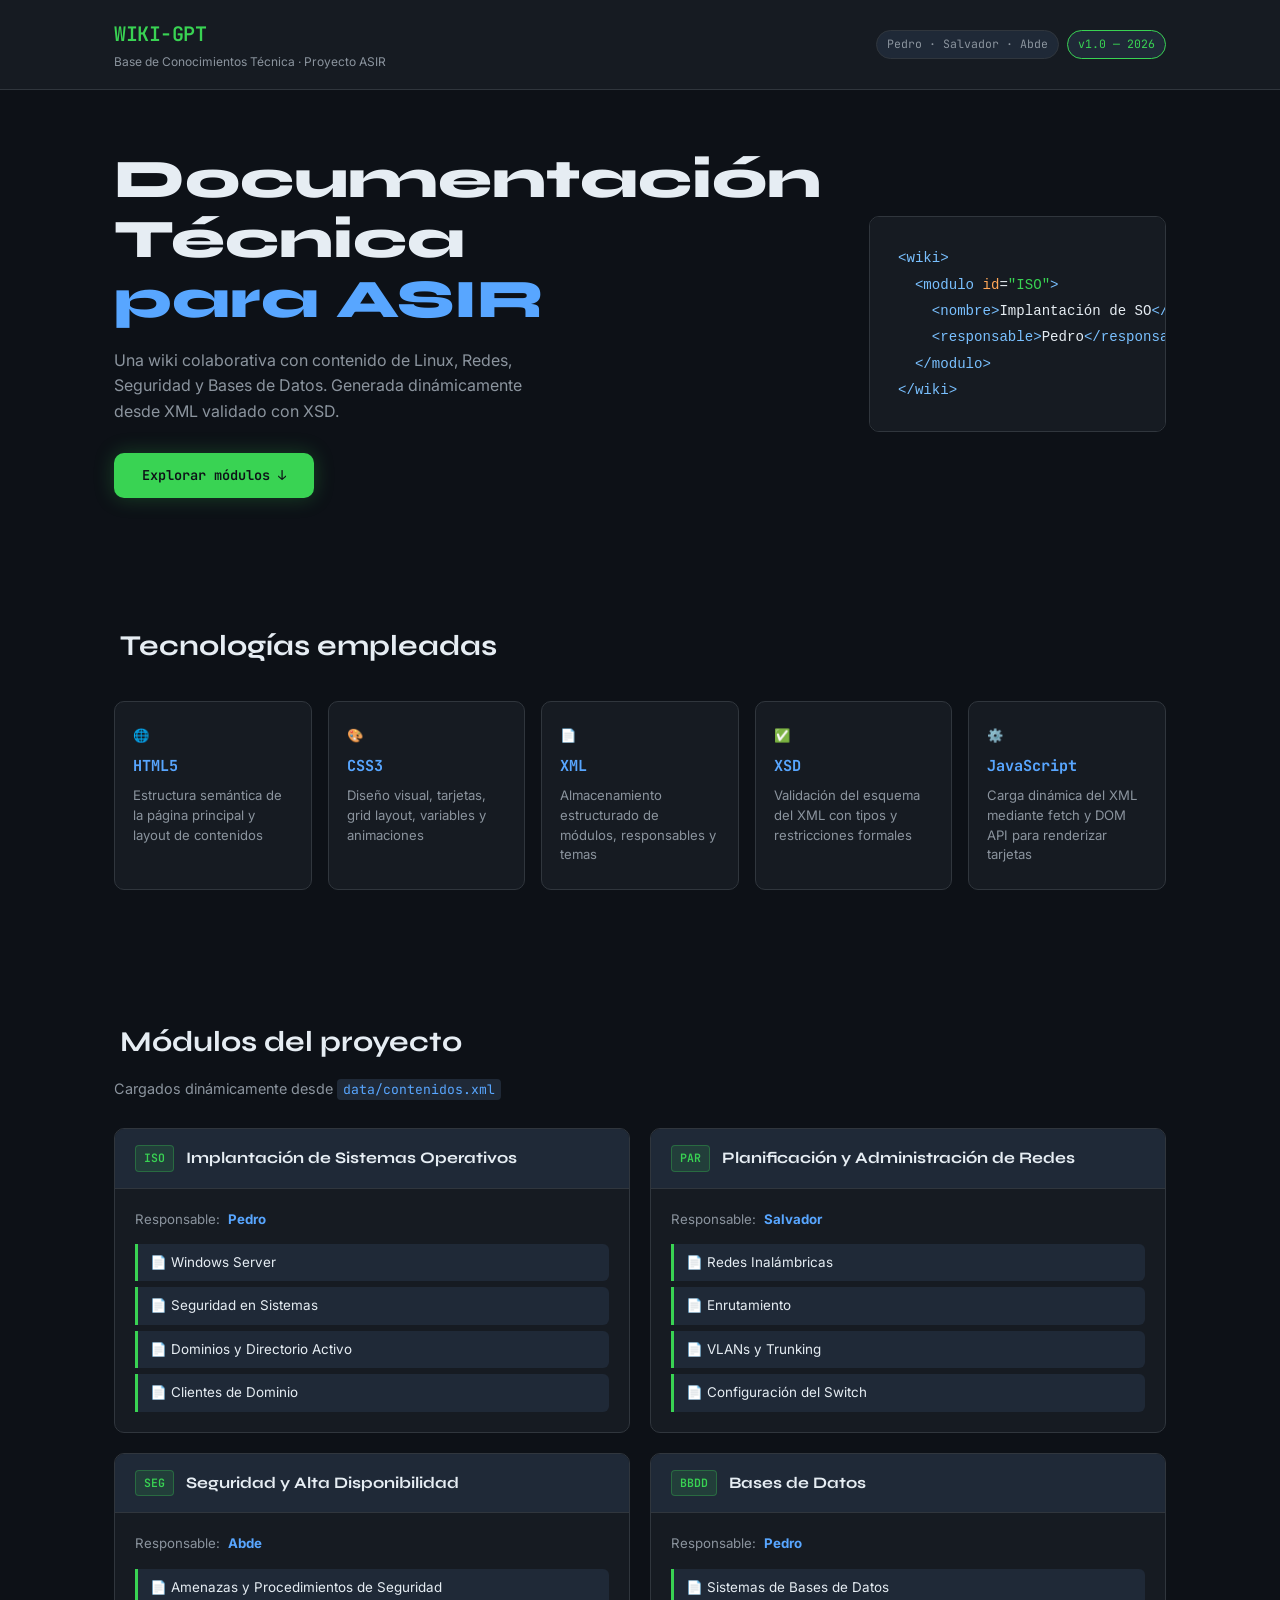
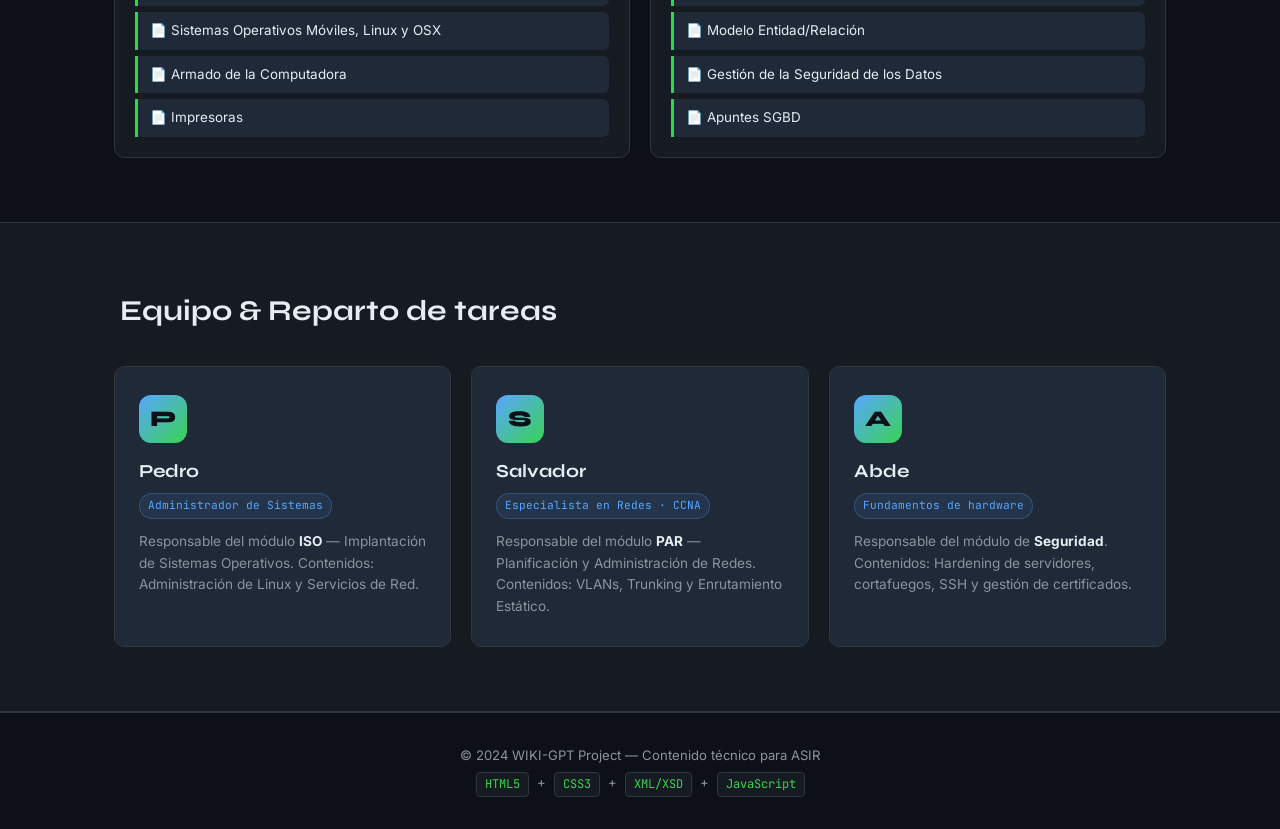
<file: index.html>
<!DOCTYPE html>
<html lang="es">
<head>
  <meta charset="UTF-8" />
  <meta name="viewport" content="width=device-width, initial-scale=1.0" />
  <title>WIKI-GPT — Base de Conocimientos ASIR</title>
  <link rel="preconnect" href="https://fonts.googleapis.com" />
  <link rel="preconnect" href="https://fonts.gstatic.com" crossorigin />
  <link href="https://fonts.googleapis.com/css2?family=JetBrains+Mono:wght@400;600&family=Syne:wght@700;800&family=Inter:wght@400;500;600&display=swap" rel="stylesheet" />
  <link rel="stylesheet" href="src/style.css" />
</head>
<body>

  <!-- HEADER -->
  <header class="site-header">
    <div class="header-inner">
      <div class="logo-block">
        <span class="logo-tag">WIKI-GPT</span>
        <p class="logo-sub">Base de Conocimientos Técnica · Proyecto ASIR</p>
      </div>
      <div class="header-meta">
        <span class="badge">Pedro · Salvador · Abde</span>
        <span class="badge badge-accent">v1.0 — 2026</span>
      </div>
    </div>
  </header>

  <main>

    <!-- HERO -->
    <section class="hero">
      <div class="hero-inner">
        <h1 class="hero-title">Documentación Técnica<br /><em>para ASIR</em></h1>
        <p class="hero-desc">Una wiki colaborativa con contenido de Linux, Redes, Seguridad y Bases de Datos. Generada dinámicamente desde XML validado con XSD.</p>
        <a href="#modulos" class="btn-primary">Explorar módulos ↓</a>
      </div>
      <div class="hero-code">
        <pre><code><span class="c-tag">&lt;wiki&gt;</span>
  <span class="c-tag">&lt;modulo</span> <span class="c-attr">id</span>=<span class="c-val">"ISO"</span><span class="c-tag">&gt;</span>
    <span class="c-tag">&lt;nombre&gt;</span>Implantación de SO<span class="c-tag">&lt;/nombre&gt;</span>
    <span class="c-tag">&lt;responsable&gt;</span>Pedro<span class="c-tag">&lt;/responsable&gt;</span>
  <span class="c-tag">&lt;/modulo&gt;</span>
<span class="c-tag">&lt;/wiki&gt;</span></code></pre>
      </div>
    </section>

    <!-- TECNOLOGÍAS -->
    <section class="section" id="tecnologias">
      <div class="section-inner">
        <h2 class="section-title"><span class="tag-prefix"></span> Tecnologías empleadas</h2>
        <div class="tech-grid">
          <div class="tech-card">
            <span class="tech-icon">🌐</span>
            <strong>HTML5</strong>
            <span>Estructura semántica de la página principal y layout de contenidos</span>
          </div>
          <div class="tech-card">
            <span class="tech-icon">🎨</span>
            <strong>CSS3</strong>
            <span>Diseño visual, tarjetas, grid layout, variables y animaciones</span>
          </div>
          <div class="tech-card">
            <span class="tech-icon">📄</span>
            <strong>XML</strong>
            <span>Almacenamiento estructurado de módulos, responsables y temas</span>
          </div>
          <div class="tech-card">
            <span class="tech-icon">✅</span>
            <strong>XSD</strong>
            <span>Validación del esquema del XML con tipos y restricciones formales</span>
          </div>
          <div class="tech-card">
            <span class="tech-icon">⚙️</span>
            <strong>JavaScript</strong>
            <span>Carga dinámica del XML mediante fetch y DOM API para renderizar tarjetas</span>
          </div>
        </div>
      </div>
    </section>

    <!-- MÓDULOS DINÁMICOS -->
    <section class="section" id="modulos">
      <div class="section-inner">
        <h2 class="section-title"><span class="tag-prefix"></span> Módulos del proyecto</h2>
        <p class="section-desc">Cargados dinámicamente desde <code>data/contenidos.xml</code></p>
        <div id="app-container" class="modulos-grid">
          <div class="loading-state">
            <span class="spinner"></span>
            <p>Cargando contenidos XML…</p>
          </div>
        </div>
      </div>
    </section>

    <!-- COLABORADORES -->
    <section class="section section-dark" id="colaboradores">
      <div class="section-inner">
        <h2 class="section-title light"><span class="tag-prefix"></span> Equipo &amp; Reparto de tareas</h2>
        <div class="team-grid">
          <div class="team-card">
            <div class="team-avatar">P</div>
            <h3>Pedro</h3>
            <span class="role-badge">Administrador de Sistemas</span>
            <p>Responsable del módulo <strong>ISO</strong> — Implantación de Sistemas Operativos. Contenidos: Administración de Linux y Servicios de Red.</p>
          </div>
          <div class="team-card">
            <div class="team-avatar">S</div>
            <h3>Salvador</h3>
            <span class="role-badge">Especialista en Redes · CCNA</span>
            <p>Responsable del módulo <strong>PAR</strong> — Planificación y Administración de Redes. Contenidos: VLANs, Trunking y Enrutamiento Estático.</p>
          </div>
          <div class="team-card">
            <div class="team-avatar">A</div>
            <h3>Abde</h3>
            <span class="role-badge">Fundamentos de hardware</span>
            <p>Responsable del módulo de <strong>Seguridad</strong>. Contenidos: Hardening de servidores, cortafuegos, SSH y gestión de certificados.</p>
          </div>
        </div>
      </div>
    </section>

  </main>

  <!-- FOOTER -->
  <footer class="site-footer">
    <p>© 2024 WIKI-GPT Project &mdash; Contenido técnico para ASIR</p>
    <p class="footer-stack"><code>HTML5</code> + <code>CSS3</code> + <code>XML/XSD</code> + <code>JavaScript</code></p>
  </footer>

  <script src="src/app.js"></script>
</body>
</html>
</file>
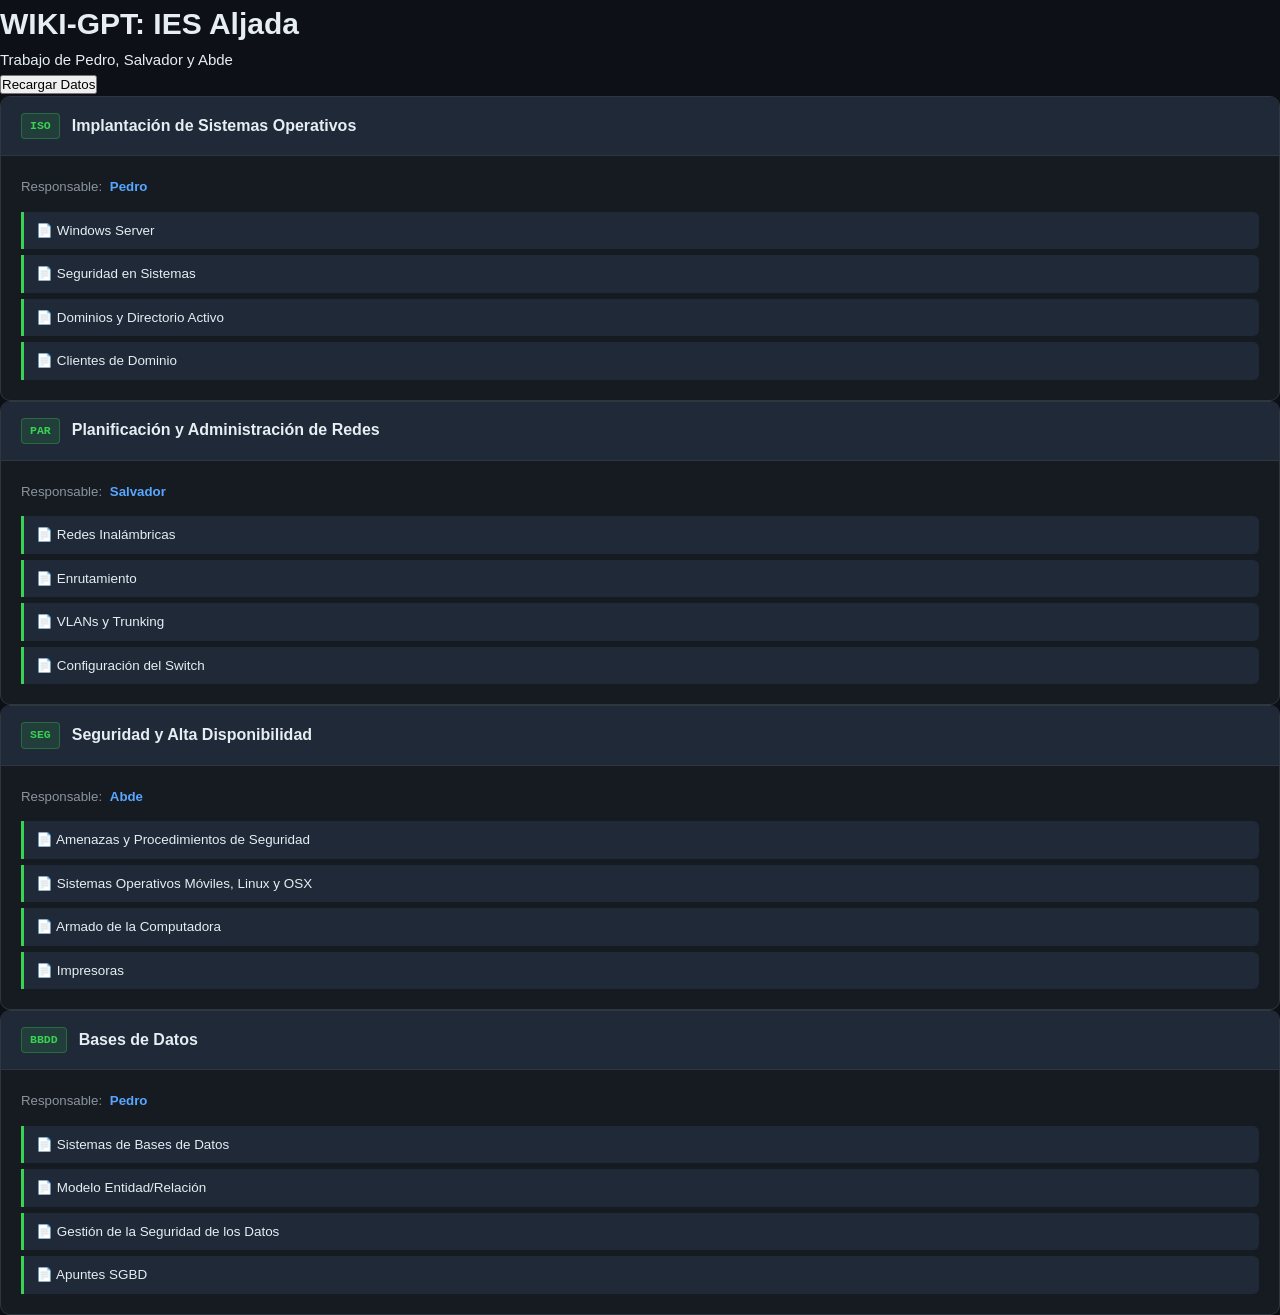
<file: src/index (3).html>
<!DOCTYPE html>
<html lang="es">
<head>
    <meta charset="UTF-8">
    <title>WIKI-GPT | IES Aljada</title>
    <link rel="stylesheet" href="style.css">
</head>
<body>
    <header>
        <h1>WIKI-GPT: IES Aljada</h1>
        <p>Trabajo de Pedro, Salvador y Abde</p>
    </header>

    <nav>
        <button onclick="cargarContenidos()">Recargar Datos</button>
    </nav>

    <main id="app-container">
        </main>

    <script src="app.js"></script>
</body>
</html>
</file>
<file: src/style.css>
/* ============================================================
   WIKI-GPT — style.css
   Diseño: dark-tech editorial con acento neón verde-azul
   Fuentes: Syne (títulos), JetBrains Mono (código), Inter (cuerpo)
   ============================================================ */

/* ── Variables ─────────────────────────────────────────────── */
:root {
  --bg:         #0d1117;
  --bg2:        #161b22;
  --bg3:        #1f2937;
  --border:     #30363d;
  --text:       #e6edf3;
  --text-muted: #8b949e;
  --accent:     #39d353;
  --accent2:    #58a6ff;
  --accent3:    #f78166;
  --card-bg:    #161b22;
  --radius:     10px;
  --font-title: 'Syne', sans-serif;
  --font-mono:  'JetBrains Mono', monospace;
  --font-body:  'Inter', sans-serif;
}

/* ── Reset ─────────────────────────────────────────────────── */
*, *::before, *::after { box-sizing: border-box; margin: 0; padding: 0; }

html { scroll-behavior: smooth; }

body {
  background: var(--bg);
  color: var(--text);
  font-family: var(--font-body);
  font-size: 15px;
  line-height: 1.6;
  min-height: 100vh;
}

/* ── HEADER ────────────────────────────────────────────────── */
.site-header {
  background: var(--bg2);
  border-bottom: 1px solid var(--border);
  padding: 18px 0;
  position: sticky;
  top: 0;
  z-index: 100;
  backdrop-filter: blur(8px);
}

.header-inner {
  max-width: 1100px;
  margin: 0 auto;
  padding: 0 24px;
  display: flex;
  align-items: center;
  justify-content: space-between;
  flex-wrap: wrap;
  gap: 12px;
}

.logo-tag {
  font-family: var(--font-mono);
  font-size: 1.25rem;
  font-weight: 600;
  color: var(--accent);
  letter-spacing: -0.5px;
}

.logo-sub {
  font-size: 0.75rem;
  color: var(--text-muted);
  margin-top: 2px;
}

.header-meta { display: flex; gap: 8px; flex-wrap: wrap; }

.badge {
  font-family: var(--font-mono);
  font-size: 0.72rem;
  padding: 4px 10px;
  border-radius: 20px;
  background: var(--bg3);
  border: 1px solid var(--border);
  color: var(--text-muted);
}
.badge-accent { border-color: var(--accent); color: var(--accent); }

/* ── HERO ──────────────────────────────────────────────────── */
.hero {
  max-width: 1100px;
  margin: 60px auto;
  padding: 0 24px;
  display: grid;
  grid-template-columns: 1fr 1fr;
  gap: 48px;
  align-items: center;
}

.hero-title {
  font-family: var(--font-title);
  font-size: clamp(2.2rem, 5vw, 3.4rem);
  font-weight: 800;
  line-height: 1.1;
  color: var(--text);
}
.hero-title em {
  font-style: normal;
  color: var(--accent2);
}

.hero-desc {
  color: var(--text-muted);
  margin: 18px 0 28px;
  font-size: 1rem;
  max-width: 420px;
}

.btn-primary {
  display: inline-block;
  padding: 12px 28px;
  background: var(--accent);
  color: #0d1117;
  font-family: var(--font-mono);
  font-size: 0.85rem;
  font-weight: 600;
  border-radius: var(--radius);
  text-decoration: none;
  transition: transform 0.15s, box-shadow 0.15s;
  box-shadow: 0 0 20px rgba(57, 211, 83, 0.25);
}
.btn-primary:hover {
  transform: translateY(-2px);
  box-shadow: 0 0 32px rgba(57, 211, 83, 0.45);
}

.hero-code {
  background: var(--bg2);
  border: 1px solid var(--border);
  border-radius: var(--radius);
  padding: 28px;
  overflow-x: auto;
}
.hero-code pre {
  font-family: var(--font-mono);
  font-size: 0.88rem;
  line-height: 1.8;
}
.c-tag   { color: #79c0ff; }
.c-attr  { color: #ffa657; }
.c-val   { color: var(--accent); }

/* ── SECTIONS ──────────────────────────────────────────────── */
.section { padding: 64px 0; }

.section-dark {
  background: var(--bg2);
  border-top: 1px solid var(--border);
  border-bottom: 1px solid var(--border);
}

.section-inner {
  max-width: 1100px;
  margin: 0 auto;
  padding: 0 24px;
}

.section-title {
  font-family: var(--font-title);
  font-size: 1.8rem;
  font-weight: 700;
  margin-bottom: 32px;
  color: var(--text);
}
.section-title.light { color: var(--text); }

.tag-prefix {
  font-family: var(--font-mono);
  color: var(--accent);
  margin-right: 6px;
}

.section-desc {
  color: var(--text-muted);
  margin-top: -20px;
  margin-bottom: 28px;
  font-size: 0.9rem;
}
.section-desc code {
  font-family: var(--font-mono);
  font-size: 0.82rem;
  color: var(--accent2);
  background: var(--bg3);
  padding: 2px 6px;
  border-radius: 4px;
}

/* ── TECH GRID ─────────────────────────────────────────────── */
.tech-grid {
  display: grid;
  grid-template-columns: repeat(auto-fill, minmax(190px, 1fr));
  gap: 16px;
}

.tech-card {
  background: var(--card-bg);
  border: 1px solid var(--border);
  border-radius: var(--radius);
  padding: 24px 18px;
  display: flex;
  flex-direction: column;
  gap: 8px;
  transition: border-color 0.2s, transform 0.15s;
}
.tech-card:hover {
  border-color: var(--accent2);
  transform: translateY(-3px);
}
.tech-icon { font-size: 1.6rem; }
.tech-card strong {
  font-family: var(--font-mono);
  color: var(--accent2);
  font-size: 0.95rem;
}
.tech-card span {
  color: var(--text-muted);
  font-size: 0.82rem;
  line-height: 1.5;
}

/* ── MÓDULOS DINÁMICOS ─────────────────────────────────────── */
.modulos-grid {
  display: grid;
  grid-template-columns: repeat(2, 1fr);
  gap: 20px;
}

.modulo-card {
  background: var(--card-bg);
  border: 1px solid var(--border);
  border-radius: var(--radius);
  overflow: hidden;
  transition: border-color 0.2s, transform 0.15s;
  animation: fadeUp 0.4s ease both;
}
.modulo-card:hover {
  border-color: var(--accent);
  transform: translateY(-4px);
}

@keyframes fadeUp {
  from { opacity: 0; transform: translateY(16px); }
  to   { opacity: 1; transform: translateY(0); }
}

.modulo-header {
  background: var(--bg3);
  padding: 16px 20px;
  display: flex;
  align-items: center;
  gap: 12px;
  border-bottom: 1px solid var(--border);
}

.modulo-id {
  font-family: var(--font-mono);
  font-size: 0.72rem;
  font-weight: 600;
  background: rgba(57, 211, 83, 0.12);
  color: var(--accent);
  border: 1px solid rgba(57, 211, 83, 0.3);
  padding: 3px 8px;
  border-radius: 4px;
  white-space: nowrap;
}

.modulo-nombre {
  font-family: var(--font-title);
  font-size: 1rem;
  font-weight: 700;
  color: var(--text);
  line-height: 1.3;
}

.modulo-body { padding: 20px; }

.modulo-responsable {
  font-size: 0.83rem;
  color: var(--text-muted);
  margin-bottom: 14px;
}
.modulo-responsable .label { margin-right: 4px; }
.modulo-responsable strong { color: var(--accent2); }

.temas-list {
  list-style: none;
  display: flex;
  flex-direction: column;
  gap: 6px;
}

.tema-item {
  font-size: 0.84rem;
  color: var(--text);
  padding: 8px 12px;
  background: var(--bg3);
  border-left: 3px solid var(--accent);
  border-radius: 0 6px 6px 0;
}

.tema-item.sin-temas {
  color: var(--text-muted);
  border-left-color: var(--border);
  font-style: italic;
}

/* Enlace al PDF dentro de cada tema — sin color azul del navegador */
.tema-link {
  display: block;
  width: 100%;
  color: inherit;          /* hereda el blanco/gris del padre, nada de azul */
  text-decoration: none;   /* sin subrayado por defecto */
}
.tema-link:hover {
  color: var(--accent);    /* verde neón solo al pasar el ratón */
}

/* ── LOADING / ERROR ───────────────────────────────────────── */
.loading-state {
  grid-column: 1 / -1;
  display: flex;
  flex-direction: column;
  align-items: center;
  gap: 16px;
  padding: 48px;
  color: var(--text-muted);
}

.spinner {
  width: 32px;
  height: 32px;
  border: 3px solid var(--border);
  border-top-color: var(--accent);
  border-radius: 50%;
  animation: spin 0.8s linear infinite;
}
@keyframes spin { to { transform: rotate(360deg); } }

.error-msg {
  grid-column: 1 / -1;
  background: rgba(247, 129, 102, 0.1);
  border: 1px solid rgba(247, 129, 102, 0.3);
  color: var(--accent3);
  padding: 20px 24px;
  border-radius: var(--radius);
  font-size: 0.9rem;
  line-height: 1.7;
}
.error-msg code {
  font-family: var(--font-mono);
  font-size: 0.82rem;
}

/* ── TEAM GRID ─────────────────────────────────────────────── */
.team-grid {
  display: grid;
  grid-template-columns: repeat(auto-fill, minmax(280px, 1fr));
  gap: 20px;
}

.team-card {
  background: var(--bg3);
  border: 1px solid var(--border);
  border-radius: var(--radius);
  padding: 28px 24px;
  transition: border-color 0.2s;
}
.team-card:hover { border-color: var(--accent2); }

.team-avatar {
  width: 48px;
  height: 48px;
  border-radius: 12px;
  background: linear-gradient(135deg, var(--accent2), var(--accent));
  color: var(--bg);
  font-family: var(--font-title);
  font-size: 1.4rem;
  font-weight: 800;
  display: flex;
  align-items: center;
  justify-content: center;
  margin-bottom: 14px;
}

.team-card h3 {
  font-family: var(--font-title);
  font-size: 1.15rem;
  font-weight: 700;
  margin-bottom: 6px;
}

.role-badge {
  display: inline-block;
  font-family: var(--font-mono);
  font-size: 0.7rem;
  color: var(--accent2);
  background: rgba(88, 166, 255, 0.1);
  border: 1px solid rgba(88, 166, 255, 0.25);
  padding: 3px 8px;
  border-radius: 20px;
  margin-bottom: 12px;
}

.team-card p {
  font-size: 0.85rem;
  color: var(--text-muted);
  line-height: 1.6;
}
.team-card p strong { color: var(--text); }

/* ── FOOTER ────────────────────────────────────────────────── */
.site-footer {
  border-top: 1px solid var(--border);
  padding: 32px 24px;
  text-align: center;
  color: var(--text-muted);
  font-size: 0.82rem;
}
.footer-stack {
  margin-top: 6px;
  display: flex;
  justify-content: center;
  gap: 8px;
  flex-wrap: wrap;
}
.footer-stack code {
  font-family: var(--font-mono);
  font-size: 0.75rem;
  color: var(--accent);
  background: var(--bg2);
  border: 1px solid var(--border);
  padding: 2px 8px;
  border-radius: 4px;
}

/* ── RESPONSIVE ────────────────────────────────────────────── */
@media (max-width: 720px) {
  .hero { grid-template-columns: 1fr; }
  .hero-code { display: none; }
  .section-title { font-size: 1.4rem; }
}
</file>
